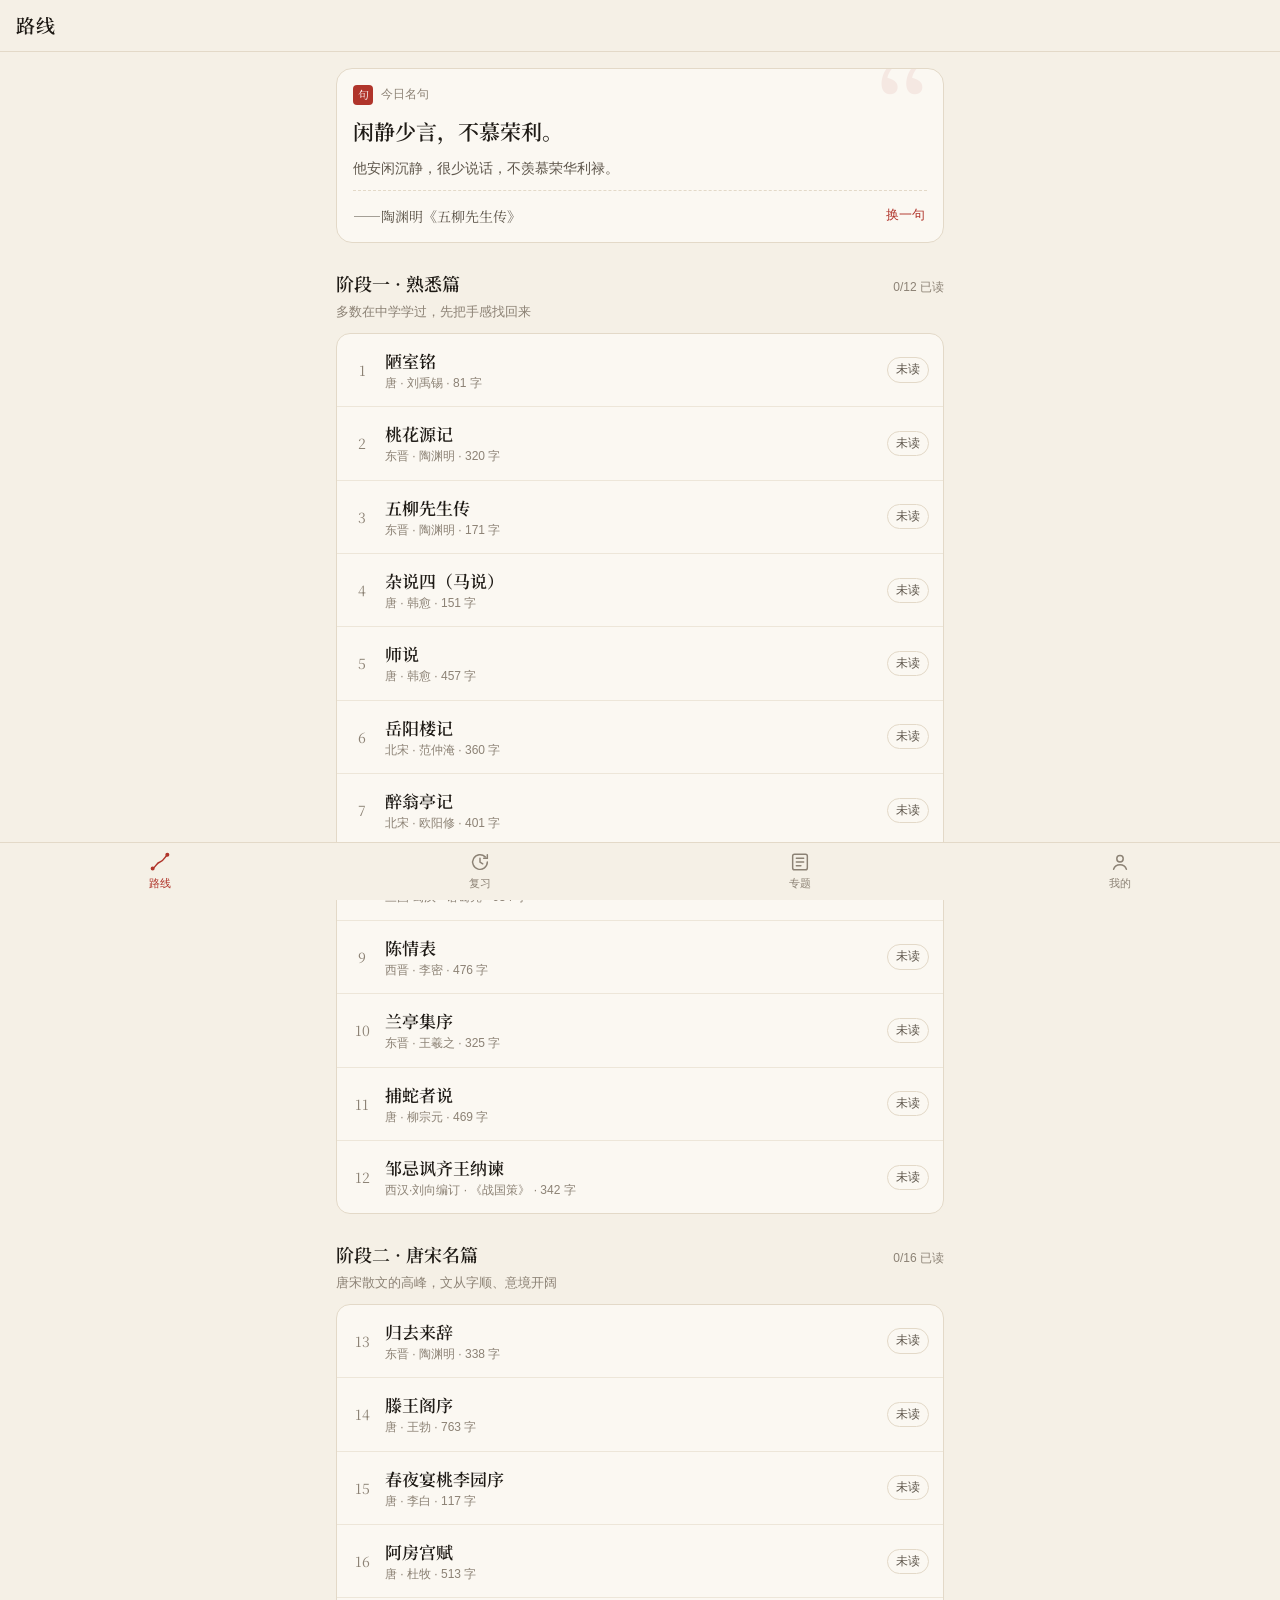
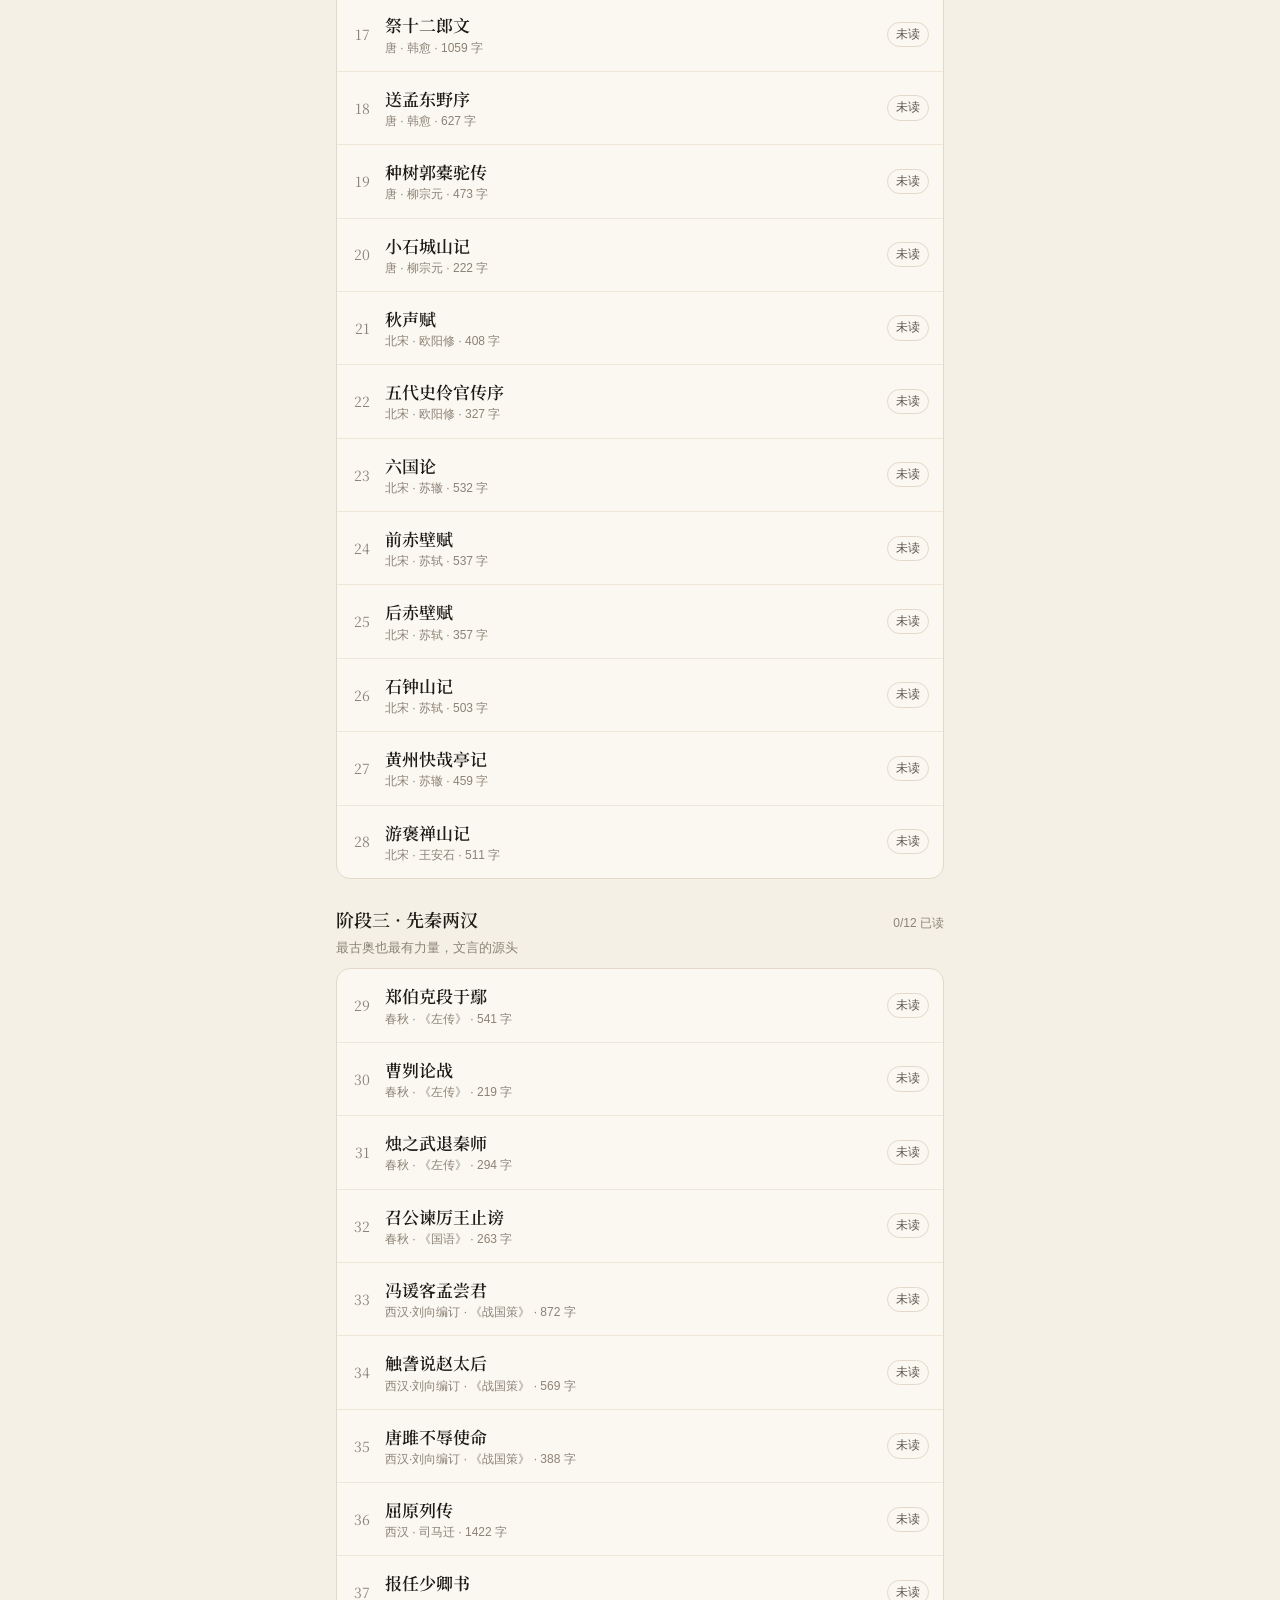
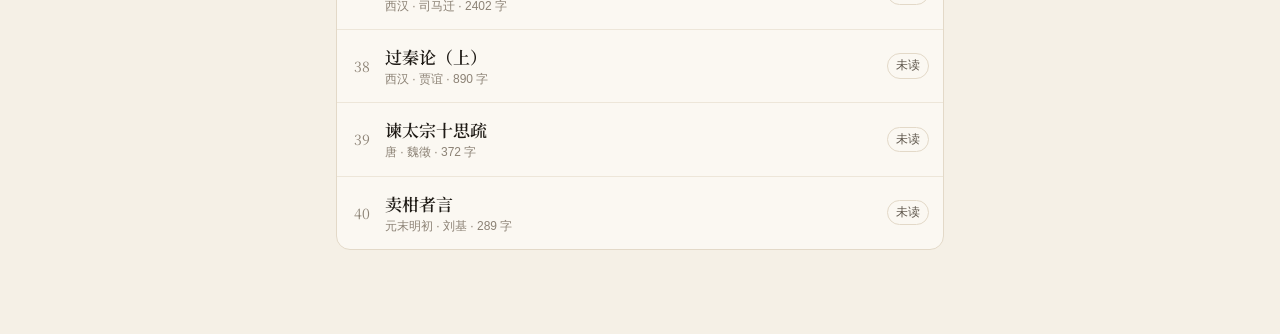
<file: index.html>
<!doctype html>
<html lang="zh-CN">
<head>
<meta charset="utf-8">
<meta name="viewport" content="width=device-width, initial-scale=1, viewport-fit=cover">
<title>一苇</title>
<meta name="description" content="古文观止入门：原文注音、逐句注释译文、遮字自测、到期复习">
<meta name="theme-color" content="#F5F0E6" media="(prefers-color-scheme: light)">
<meta name="theme-color" content="#161412" media="(prefers-color-scheme: dark)">
<meta name="apple-mobile-web-app-capable" content="yes">
<meta name="apple-mobile-web-app-status-bar-style" content="default">
<meta name="apple-mobile-web-app-title" content="一苇">
<link rel="apple-touch-icon" href="icons/boat-180.png">
<link rel="icon" href="icons/boat-192.png">
<link rel="manifest" href="manifest.json?v=3">
<link rel="preload" href="fonts/serif-400.woff2?v=3" as="font" type="font/woff2" crossorigin>
<link rel="stylesheet" href="style.css?v=1.4.0">
</head>
<body>
<div id="app"></div>
<script src="app.js?v=1.4.0"></script>
</body>
</html>
</file>
<file: style.css>
/* 一苇 · 宣纸书卷风：米白纸色、墨色正文、朱砂点缀；细线、无阴影、无纹理 */
@font-face { font-family: 'YW Serif'; src: url('fonts/serif-400.woff2?v=3') format('woff2'); font-weight: 400; font-display: swap; }
@font-face { font-family: 'YW Serif'; src: url('fonts/serif-600.woff2?v=3') format('woff2'); font-weight: 600; font-display: swap; }

:root {
  --bg: #F5F0E6;
  --paper: #FBF8F2;
  --ink: #1F1B16;
  --ink2: #5E564B;
  --ink3: #8C8275;
  --line: #E3D9C8;
  --line2: #EDE6D9;
  --zhu: #B0352B;
  --zhu-soft: #F3E1DC;
  --qing: #3C6E63;
  --qing-soft: #E1ECE7;
  --amber: #9A6A1E;
  --amber-soft: #F3E8D2;
  --bar: #F5F0E6;
  --serif: 'YW Serif', 'Noto Serif SC', 'Source Han Serif SC', 'Songti SC', 'STSong', serif;
  --sans: -apple-system, 'PingFang SC', 'Hiragino Sans GB', 'Noto Sans SC', 'Microsoft YaHei', sans-serif;
  --fs: 19px;
  color-scheme: light;
}
@media (prefers-color-scheme: dark) {
  :root:not([data-theme="light"]) {
    --bg: #161412; --paper: #1F1C19; --ink: #ECE5D9; --ink2: #B5AC9F; --ink3: #857C70;
    --line: #36312B; --line2: #2A2622; --zhu: #E0685B; --zhu-soft: #3A2421;
    --qing: #7FB3A5; --qing-soft: #1F2E2A; --amber: #D4A253; --amber-soft: #35291A; --bar: #161412;
    color-scheme: dark;
  }
}
:root[data-theme="dark"] {
  --bg: #161412; --paper: #1F1C19; --ink: #ECE5D9; --ink2: #B5AC9F; --ink3: #857C70;
  --line: #36312B; --line2: #2A2622; --zhu: #E0685B; --zhu-soft: #3A2421;
  --qing: #7FB3A5; --qing-soft: #1F2E2A; --amber: #D4A253; --amber-soft: #35291A; --bar: #161412;
  color-scheme: dark;
}

* { box-sizing: border-box; -webkit-tap-highlight-color: transparent; }
html, body { margin: 0; padding: 0; }
body {
  background: var(--bg); color: var(--ink); font-family: var(--sans);
  font-size: 15px; line-height: 1.6; overflow-x: hidden;
  -webkit-text-size-adjust: 100%;
}
button { font: inherit; color: inherit; background: none; border: 0; padding: 0; cursor: pointer; }
a { color: inherit; text-decoration: none; }
.serif { font-family: var(--serif); }

/* 顶栏：不透明，避免 iOS 透明内容被模糊 */
.top {
  position: sticky; top: 0; z-index: 20; background: var(--bar);
  padding: calc(env(safe-area-inset-top) + 10px) 16px 10px;
  display: flex; align-items: center; gap: 10px; min-height: 52px;
  border-bottom: 1px solid var(--line);
}
.top h1 { font-family: var(--serif); font-weight: 600; font-size: 19px; margin: 0; flex: 1; min-width: 0; white-space: nowrap; overflow: hidden; text-overflow: ellipsis; letter-spacing: .04em; }
.top .back { width: 32px; height: 32px; display: grid; place-items: center; margin-left: -8px; color: var(--ink2); }
.top .act { font-size: 14px; color: var(--ink2); padding: 6px 4px; white-space: nowrap; }

main { padding: 16px 16px calc(env(safe-area-inset-bottom) + 84px); max-width: 640px; margin: 0 auto; }

/* 底部导航 */
.tabbar {
  position: fixed; left: 0; right: 0; bottom: 0; z-index: 20; background: var(--bar);
  border-top: 1px solid var(--line); display: flex;
  padding-bottom: env(safe-area-inset-bottom);
}
.tabbar a { flex: 1; text-align: center; padding: 8px 0 7px; font-size: 11px; color: var(--ink3); display: flex; flex-direction: column; align-items: center; gap: 2px; position: relative; }
.tabbar a svg { width: 22px; height: 22px; }
.tabbar a.on { color: var(--zhu); }
.tabbar .dot { position: absolute; top: 5px; left: calc(50% + 8px); min-width: 16px; height: 16px; border-radius: 8px; background: var(--zhu); color: #fff; font-size: 10px; line-height: 16px; padding: 0 4px; }

/* 卡片与列表 */
.card { background: var(--paper); border: 1px solid var(--line); border-radius: 14px; padding: 16px; }
.card + .card { margin-top: 12px; }
.sec { margin: 26px 0 10px; display: flex; align-items: baseline; gap: 10px; }
.sec h2 { font-family: var(--serif); font-weight: 600; font-size: 18px; margin: 0; white-space: nowrap; }
.sec .sub { font-size: 12px; color: var(--ink3); white-space: nowrap; overflow: hidden; text-overflow: ellipsis; min-width: 0; }
.sec .num { margin-left: auto; font-size: 12px; color: var(--ink3); white-space: nowrap; }
.muted { color: var(--ink3); }
.small { font-size: 13px; }

/* 首页 · 今日 */
.today { display: grid; grid-template-columns: 1fr 1fr; gap: 10px; }
.today .card { padding: 14px; display: flex; flex-direction: column; gap: 4px; min-width: 0; }
.today .k { font-size: 12px; color: var(--ink3); }
.today .v { font-family: var(--serif); font-size: 20px; font-weight: 600; white-space: nowrap; overflow: hidden; text-overflow: ellipsis; }
.today .v small { font-size: 13px; font-weight: 400; color: var(--ink2); font-family: var(--sans); }
.today .card.due { border-color: var(--zhu); }
.today .card.due .v { color: var(--zhu); }

.list { background: var(--paper); border: 1px solid var(--line); border-radius: 14px; overflow: hidden; }
.item { display: flex; align-items: center; gap: 12px; padding: 13px 14px; border-top: 1px solid var(--line2); min-height: 62px; }
.item:first-child { border-top: 0; }
.item .no { width: 22px; flex: none; font-family: var(--serif); color: var(--ink3); font-size: 14px; text-align: center; }
.item .main { flex: 1; min-width: 0; }
.item .t { font-family: var(--serif); font-size: 17px; font-weight: 600; white-space: nowrap; overflow: hidden; text-overflow: ellipsis; }
.item .m { font-size: 12px; color: var(--ink3); white-space: nowrap; overflow: hidden; text-overflow: ellipsis; }
.item.soon { opacity: .55; }
.item.soon .t { font-weight: 400; }
.chip { flex: none; font-size: 12px; padding: 2px 8px; border-radius: 999px; border: 1px solid var(--line); color: var(--ink2); white-space: nowrap; }
.chip.zhu { border-color: transparent; background: var(--zhu-soft); color: var(--zhu); }
.chip.qing { border-color: transparent; background: var(--qing-soft); color: var(--qing); }
.chip.amber { border-color: transparent; background: var(--amber-soft); color: var(--amber); }

/* 篇章页头 */
.hero { display: flex; gap: 14px; align-items: stretch; padding: 4px 0 16px; }
.hero .vt { writing-mode: vertical-rl; font-family: var(--serif); font-weight: 600; font-size: 26px; letter-spacing: .18em; line-height: 1.15; border-left: 2px solid var(--zhu); padding-left: 10px; max-height: 260px; flex: none; }
.hero .meta { flex: 1; min-width: 0; display: flex; flex-direction: column; justify-content: flex-end; gap: 6px; }
.hero .meta .a { font-family: var(--serif); font-size: 16px; }
.hero .meta .tags { display: flex; flex-wrap: wrap; gap: 6px; }
.hero .gist { font-family: var(--serif); font-size: 15px; color: var(--ink2); line-height: 1.7; }
.seal { display: inline-grid; place-items: center; width: 22px; height: 22px; border-radius: 4px; background: var(--zhu); color: #fff; font-family: var(--serif); font-size: 12px; }

.tabs { position: sticky; top: calc(env(safe-area-inset-top) + 52px); z-index: 10; background: var(--bg); display: flex; gap: 4px; padding: 6px 0 8px; margin: 0 -16px; padding-left: 16px; padding-right: 16px; border-bottom: 1px solid var(--line); }
.tabs button { flex: 1; padding: 7px 0; border-radius: 10px; font-size: 14px; color: var(--ink2); white-space: nowrap; }
.tabs button.on { background: var(--paper); color: var(--ink); font-weight: 600; box-shadow: inset 0 0 0 1px var(--line); }

/* 原文 */
.tools { display: flex; gap: 8px; align-items: center; margin: 14px 0 6px; flex-wrap: wrap; }
.tog { font-size: 13px; padding: 5px 11px; border-radius: 999px; border: 1px solid var(--line); color: var(--ink2); background: var(--paper); white-space: nowrap; }
.tog.on { border-color: var(--zhu); color: var(--zhu); }
.tools .sp { flex: 1; }
.hint { font-size: 12px; color: var(--ink3); margin: 2px 0 10px; }

.wen { font-family: var(--serif); font-size: var(--fs); line-height: 2.25; text-align: justify; letter-spacing: .02em; }
.wen p { margin: 0 0 6px; text-indent: 2em; }
.s { border-radius: 4px; padding: 2px 0; transition: background .15s; cursor: pointer; }
.s.m { background-image: linear-gradient(var(--zhu), var(--zhu)); background-size: 100% 1px; background-repeat: no-repeat; background-position: 0 92%; }
.s.on { background-color: var(--amber-soft); }
ruby { ruby-position: over; }
rt { font-family: var(--sans); font-size: 10.5px; color: var(--zhu); letter-spacing: 0; line-height: 1; font-weight: 400; }
.nopy rt { display: none; }
.tj { color: var(--zhu); }
.para-y { font-family: var(--serif); font-size: 15.5px; line-height: 1.85; color: var(--ink2); margin: 2px 0 18px; padding: 10px 12px; border-left: 2px solid var(--line); text-indent: 0; }

.note {
  margin: 4px 0 14px; padding: 12px 14px; border-radius: 12px; background: var(--paper);
  border: 1px solid var(--line); font-family: var(--sans); text-indent: 0; line-height: 1.6;
}
.note .y { font-family: var(--serif); font-size: 16px; color: var(--ink); margin-bottom: 8px; }
.note .y::before { content: '译'; display: inline-grid; place-items: center; width: 18px; height: 18px; border-radius: 4px; background: var(--zhu); color: #fff; font-size: 11px; margin-right: 6px; vertical-align: 2px; font-family: var(--sans); }
.note dl { margin: 0; font-size: 14px; }
.note dt { display: inline; font-weight: 600; color: var(--ink); }
.note dd { display: inline; margin: 0; color: var(--ink2); }
.note .row { padding: 5px 0; border-top: 1px dashed var(--line); }
.note .row:first-child { border-top: 0; }

.done-btn { display: block; width: 100%; margin: 24px 0 8px; padding: 13px; border-radius: 12px; background: var(--zhu); color: #fff; font-size: 16px; font-weight: 600; }
.done-btn.ghost { background: var(--paper); color: var(--ink2); border: 1px solid var(--line); font-weight: 400; }

/* 导读 */
.intro h3 { font-family: var(--serif); font-size: 16px; font-weight: 600; margin: 22px 0 8px; display: flex; align-items: center; gap: 8px; }
.intro h3::before { content: ''; width: 3px; height: 14px; background: var(--zhu); border-radius: 2px; }
.intro p { margin: 0; font-size: 15px; color: var(--ink2); line-height: 1.8; }
.intro .gistbox { font-family: var(--serif); font-size: 17px; line-height: 1.8; color: var(--ink); padding: 14px 16px; background: var(--paper); border: 1px solid var(--line); border-radius: 12px; }
.flow { list-style: none; margin: 0; padding: 0; counter-reset: f; }
.flow li { position: relative; padding: 0 0 14px 34px; font-size: 15px; color: var(--ink2); line-height: 1.75; counter-increment: f; }
.flow li::before { content: counter(f); position: absolute; left: 0; top: 2px; width: 22px; height: 22px; border-radius: 50%; border: 1px solid var(--zhu); color: var(--zhu); font-size: 12px; display: grid; place-items: center; font-family: var(--serif); }
.flow li::after { content: ''; position: absolute; left: 11px; top: 27px; bottom: 2px; width: 1px; background: var(--line); }
.flow li:last-child::after { display: none; }
.listen { display: flex; flex-direction: column; gap: 8px; }
.listen a { display: flex; align-items: center; gap: 10px; padding: 12px 14px; border: 1px solid var(--line); border-radius: 12px; background: var(--paper); font-size: 15px; min-width: 0; }
.listen a span { flex: 1; min-width: 0; white-space: nowrap; overflow: hidden; text-overflow: ellipsis; }
.listen a svg { flex: none; color: var(--zhu); }

/* 字词卡 */
.wgroup { margin-top: 18px; }
.wgroup h3 { font-size: 13px; color: var(--ink3); font-weight: 400; margin: 0 0 8px; display: flex; gap: 6px; align-items: center; }
.wcard { background: var(--paper); border: 1px solid var(--line); border-radius: 12px; padding: 12px 14px; display: flex; gap: 14px; align-items: flex-start; }
.wcard + .wcard { margin-top: 8px; }
.wcard .w { font-family: var(--serif); font-weight: 600; font-size: 22px; min-width: 44px; max-width: 40%; line-height: 1.25; color: var(--zhu); word-break: break-all; }
.wcard .d { flex: 1; min-width: 0; font-size: 14.5px; color: var(--ink); line-height: 1.6; }
.wcard .ex { font-family: var(--serif); font-size: 14px; color: var(--ink3); margin-top: 3px; }
.wcard .ex b { color: var(--ink); font-weight: 600; }

/* 自测 */
.quiz-start { text-align: center; padding: 26px 16px; }
.quiz-start .big { font-family: var(--serif); font-size: 22px; font-weight: 600; margin-bottom: 6px; }
.qcard { background: var(--paper); border: 1px solid var(--line); border-radius: 16px; padding: 18px 16px; margin-top: 14px; }
.qhead { display: flex; justify-content: space-between; font-size: 12px; color: var(--ink3); margin-bottom: 12px; }
.qbar { height: 3px; background: var(--line2); border-radius: 2px; margin-bottom: 14px; overflow: hidden; }
.qbar i { display: block; height: 100%; background: var(--zhu); }
.qtext { font-family: var(--serif); font-size: 21px; line-height: 2; text-align: left; }
.blank { display: inline-block; min-width: 2em; border-bottom: 2px solid var(--zhu); color: transparent; text-align: center; line-height: 1.3; margin: 0 2px; }
.blank.show { color: var(--zhu); font-weight: 600; }
.qhint { margin-top: 10px; font-size: 14px; color: var(--ink2); background: var(--amber-soft); border-radius: 10px; padding: 8px 12px; }
.qfrom { margin-top: 10px; font-size: 12px; color: var(--ink3); }
.qbtns { display: flex; gap: 8px; margin-top: 18px; }
.qbtns button { flex: 1; padding: 12px 0; border-radius: 12px; border: 1px solid var(--line); background: var(--bg); font-size: 15px; white-space: nowrap; }
.qbtns .pri { background: var(--zhu); border-color: var(--zhu); color: #fff; font-weight: 600; }
.qbtns .b0 { color: var(--zhu); }
.qbtns .b1 { color: var(--amber); }
.qbtns .b2 { color: var(--qing); }
.result { text-align: center; padding: 18px 8px 6px; }
.result .score { font-family: var(--serif); font-size: 44px; font-weight: 600; line-height: 1.2; }
.result .score.good { color: var(--qing); }
.result .score.mid { color: var(--amber); }
.result .score.low { color: var(--zhu); }
.result p { margin: 6px 0; color: var(--ink2); }

/* 虚词手册 */
.xgrid { display: grid; grid-template-columns: repeat(5, 1fr); gap: 8px; }
.xgrid button { aspect-ratio: 1; border-radius: 12px; border: 1px solid var(--line); background: var(--paper); font-family: var(--serif); font-size: 24px; position: relative; min-width: 0; }
.xgrid button small { position: absolute; right: 6px; bottom: 3px; font-family: var(--sans); font-size: 10px; color: var(--ink3); }
.xgrid button.on { border-color: var(--zhu); color: var(--zhu); }
.xsense { margin-top: 12px; }
.xsense h4 { margin: 0 0 6px; font-size: 15px; font-weight: 600; }
.xsense .ex { display: flex; gap: 8px; align-items: baseline; padding: 6px 0; border-top: 1px dashed var(--line); font-size: 14.5px; min-width: 0; }
.xsense .ex:first-of-type { border-top: 0; }
.xsense .ex .q { flex: 1; min-width: 0; font-family: var(--serif); }
.xsense .ex .q b { color: var(--zhu); }
.xsense .ex a { flex: none; font-size: 12px; color: var(--ink3); white-space: nowrap; }

/* 我的 */
.stats { display: grid; grid-template-columns: repeat(3, 1fr); gap: 10px; }
.stats .card { padding: 12px; text-align: center; min-width: 0; }
.stats .v { font-family: var(--serif); font-size: 24px; font-weight: 600; }
.stats .k { font-size: 12px; color: var(--ink3); white-space: nowrap; }
.row2 { display: flex; align-items: center; gap: 12px; padding: 13px 14px; border-top: 1px solid var(--line2); min-height: 52px; }
.row2:first-child { border-top: 0; }
.row2 .l { flex: 1; min-width: 0; }
.row2 .l .s2 { font-size: 12px; color: var(--ink3); }
.row2 .r { flex: none; font-size: 14px; color: var(--ink2); }
.btn { padding: 7px 14px; border-radius: 10px; border: 1px solid var(--line); background: var(--bg); font-size: 14px; white-space: nowrap; }
.btn.zhu { border-color: var(--zhu); color: var(--zhu); }
.seg { display: inline-flex; border: 1px solid var(--line); border-radius: 10px; overflow: hidden; }
.seg button { padding: 5px 12px; font-size: 13px; color: var(--ink2); }
.seg button.on { background: var(--zhu); color: #fff; }
.about { font-size: 13px; color: var(--ink3); line-height: 1.75; }
.about p { margin: 0 0 8px; }

.toast { position: fixed; left: 50%; bottom: calc(env(safe-area-inset-bottom) + 76px); transform: translateX(-50%); background: var(--ink); color: var(--bg); padding: 9px 16px; border-radius: 999px; font-size: 14px; z-index: 50; max-width: calc(100% - 32px); white-space: nowrap; overflow: hidden; text-overflow: ellipsis; opacity: 0; transition: opacity .2s; pointer-events: none; }
.toast.show { opacity: 1; }
.empty { text-align: center; padding: 40px 16px; color: var(--ink3); }
.empty .big { font-family: var(--serif); font-size: 20px; color: var(--ink); margin-bottom: 6px; }

/* ===== 1.1：今日名句 ===== */
.quote { background: var(--paper); border: 1px solid var(--line); border-radius: 16px; padding: 16px 16px 12px; position: relative; overflow: hidden; }
.quote::before { content: '“'; position: absolute; right: 10px; top: -18px; font-family: var(--serif); font-size: 120px; color: var(--zhu); opacity: .08; line-height: 1; pointer-events: none; }
.qk { display: flex; align-items: center; gap: 8px; font-size: 12px; color: var(--ink3); margin-bottom: 10px; }
.qk .seal { width: 20px; height: 20px; font-size: 11px; }
.qq { display: block; font-family: var(--serif); font-size: 21px; font-weight: 600; line-height: 1.6; color: var(--ink); }
.qy { font-size: 14px; color: var(--ink2); margin-top: 8px; line-height: 1.7; }
.qf { display: flex; align-items: center; gap: 8px; margin-top: 10px; padding-top: 10px; border-top: 1px dashed var(--line); }
.qf a { flex: 1; min-width: 0; font-family: var(--serif); font-size: 14px; color: var(--ink2); white-space: nowrap; overflow: hidden; text-overflow: ellipsis; }
.qf button { flex: none; font-size: 13px; color: var(--zhu); padding: 4px 2px; }
.duebar { display: flex; justify-content: space-between; gap: 10px; margin-top: 10px; padding: 11px 14px; border-radius: 12px; background: var(--zhu-soft); color: var(--zhu); font-size: 14px; white-space: nowrap; }
.duebar span:first-child { overflow: hidden; text-overflow: ellipsis; }

/* 朗读按钮 */
.listen-btn { align-self: flex-start; display: inline-flex; align-items: center; gap: 6px; margin-top: 4px; padding: 7px 14px 7px 10px; border-radius: 999px; background: var(--zhu); color: #fff; font-size: 14px; font-weight: 600; max-width: 100%; }
.listen-btn svg { flex: none; }
.listen-btn small { font-weight: 400; opacity: .85; font-size: 12px; white-space: nowrap; overflow: hidden; text-overflow: ellipsis; }

/* 教科书式注释 */
.seg { flex: none; }
sup.fn { font-family: var(--sans); font-size: 10px; color: var(--zhu); vertical-align: super; line-height: 0; margin: 0 1px 0 0; font-weight: 600; }
.mode-off sup.fn, .mode-off .jz { display: none; }
.jz { font-family: var(--sans); font-size: .62em; color: var(--qing); letter-spacing: 0; line-height: 1.5; margin: 0 2px; }
.fnl { margin: 4px 0 18px; padding: 10px 12px; border-top: 1px solid var(--line); font-family: var(--sans); font-size: 13.5px; line-height: 1.7; color: var(--ink2); text-indent: 0; text-align: left; letter-spacing: 0; }
.fni { padding: 2px 0 2px 26px; position: relative; }
.fnn { position: absolute; left: 0; top: 4px; min-width: 20px; height: 18px; border-radius: 9px; background: var(--zhu-soft); color: var(--zhu); font-size: 11px; text-align: center; line-height: 18px; padding: 0 4px; }
.fni b { color: var(--ink); font-weight: 600; }
.yi { margin: 2px 0 14px; padding: 10px 12px; border-radius: 10px; background: var(--amber-soft); font-family: var(--serif); font-size: 16px; line-height: 1.75; text-indent: 0; text-align: left; letter-spacing: 0; color: var(--ink); }
.yk { display: inline-grid; place-items: center; width: 18px; height: 18px; border-radius: 4px; background: var(--zhu); color: #fff; font-size: 11px; margin-right: 6px; vertical-align: 2px; font-family: var(--sans); }

/* 字词：按出现顺序一行一条 */
.wl { background: var(--paper); border: 1px solid var(--line); border-radius: 14px; overflow: hidden; margin-top: 14px; }
.wrow { display: flex; gap: 10px; padding: 11px 14px; border-top: 1px solid var(--line2); }
.wrow:first-child { border-top: 0; }
.wn { flex: none; width: 22px; height: 22px; border-radius: 50%; border: 1px solid var(--line); color: var(--ink3); font-size: 11px; display: grid; place-items: center; margin-top: 3px; }
.wb { flex: 1; min-width: 0; }
.wh { display: flex; align-items: center; gap: 8px; min-width: 0; }
.wh b { font-family: var(--serif); font-size: 18px; color: var(--ink); white-space: nowrap; overflow: hidden; text-overflow: ellipsis; min-width: 0; }
.wh .src { margin-left: auto; flex: none; font-size: 12px; color: var(--ink3); }
.tag { flex: none; font-size: 11px; padding: 1px 7px; border-radius: 6px; background: var(--line2); color: var(--ink2); white-space: nowrap; font-weight: 400; font-family: var(--sans); }
.tag.t-0 { background: var(--zhu-soft); color: var(--zhu); }
.tag.t-1 { background: var(--amber-soft); color: var(--amber); }
.tag.t-2 { background: var(--qing-soft); color: var(--qing); }
.wd { font-size: 14.5px; color: var(--ink); line-height: 1.6; margin-top: 2px; }
.wex { font-family: var(--serif); font-size: 13.5px; color: var(--ink3); margin-top: 2px; }
.wex b { color: var(--zhu); font-weight: 600; }

/* 词句专题 */
.chips { display: flex; gap: 8px; overflow-x: auto; margin: 0 -16px; padding: 2px 16px 4px; scrollbar-width: none; }
.chips::-webkit-scrollbar { display: none; }
.chips a { flex: none; padding: 6px 13px; border-radius: 999px; border: 1px solid var(--line); background: var(--paper); font-size: 14px; color: var(--ink2); white-space: nowrap; }
.chips a.on { background: var(--zhu); border-color: var(--zhu); color: #fff; }
.topic { padding: 14px; }
.topic .tt { display: flex; align-items: baseline; gap: 8px; font-family: var(--serif); font-size: 17px; font-weight: 600; margin-bottom: 4px; }
.topic .tt small { font-family: var(--sans); font-size: 12px; font-weight: 400; color: var(--ink3); }
.mj { padding: 9px 0; border-top: 1px dashed var(--line); }
.mj:first-of-type { border-top: 0; }
.mq { font-family: var(--serif); font-size: 17px; line-height: 1.7; }
.my { font-size: 13.5px; color: var(--ink3); line-height: 1.6; margin-top: 2px; }
.tw { padding: 8px 0; border-top: 1px dashed var(--line); font-size: 14.5px; line-height: 1.6; }
.tw:first-of-type { border-top: 0; }
.tw > b { font-family: var(--serif); font-size: 17px; color: var(--zhu); }
.xsense h4 { display: flex; align-items: center; gap: 8px; }
.xsense h4 .tag { margin-left: auto; }

/* 自动备份 */
.cloud p { margin: 0 0 10px; font-size: 14.5px; line-height: 1.7; }
.cloud .btn { display: inline-block; }
.cloud-in { display: flex; gap: 8px; margin-top: 12px; }
.cloud-in input { flex: 1; min-width: 0; font-size: 16px; padding: 9px 12px; border-radius: 10px; border: 1px solid var(--line); background: var(--bg); color: var(--ink); font-family: ui-monospace, Menlo, monospace; }
.duebar.warn { background: var(--amber-soft); color: var(--amber); }
.stats .card + .card, .today .card + .card { margin-top: 0; }
</file>
